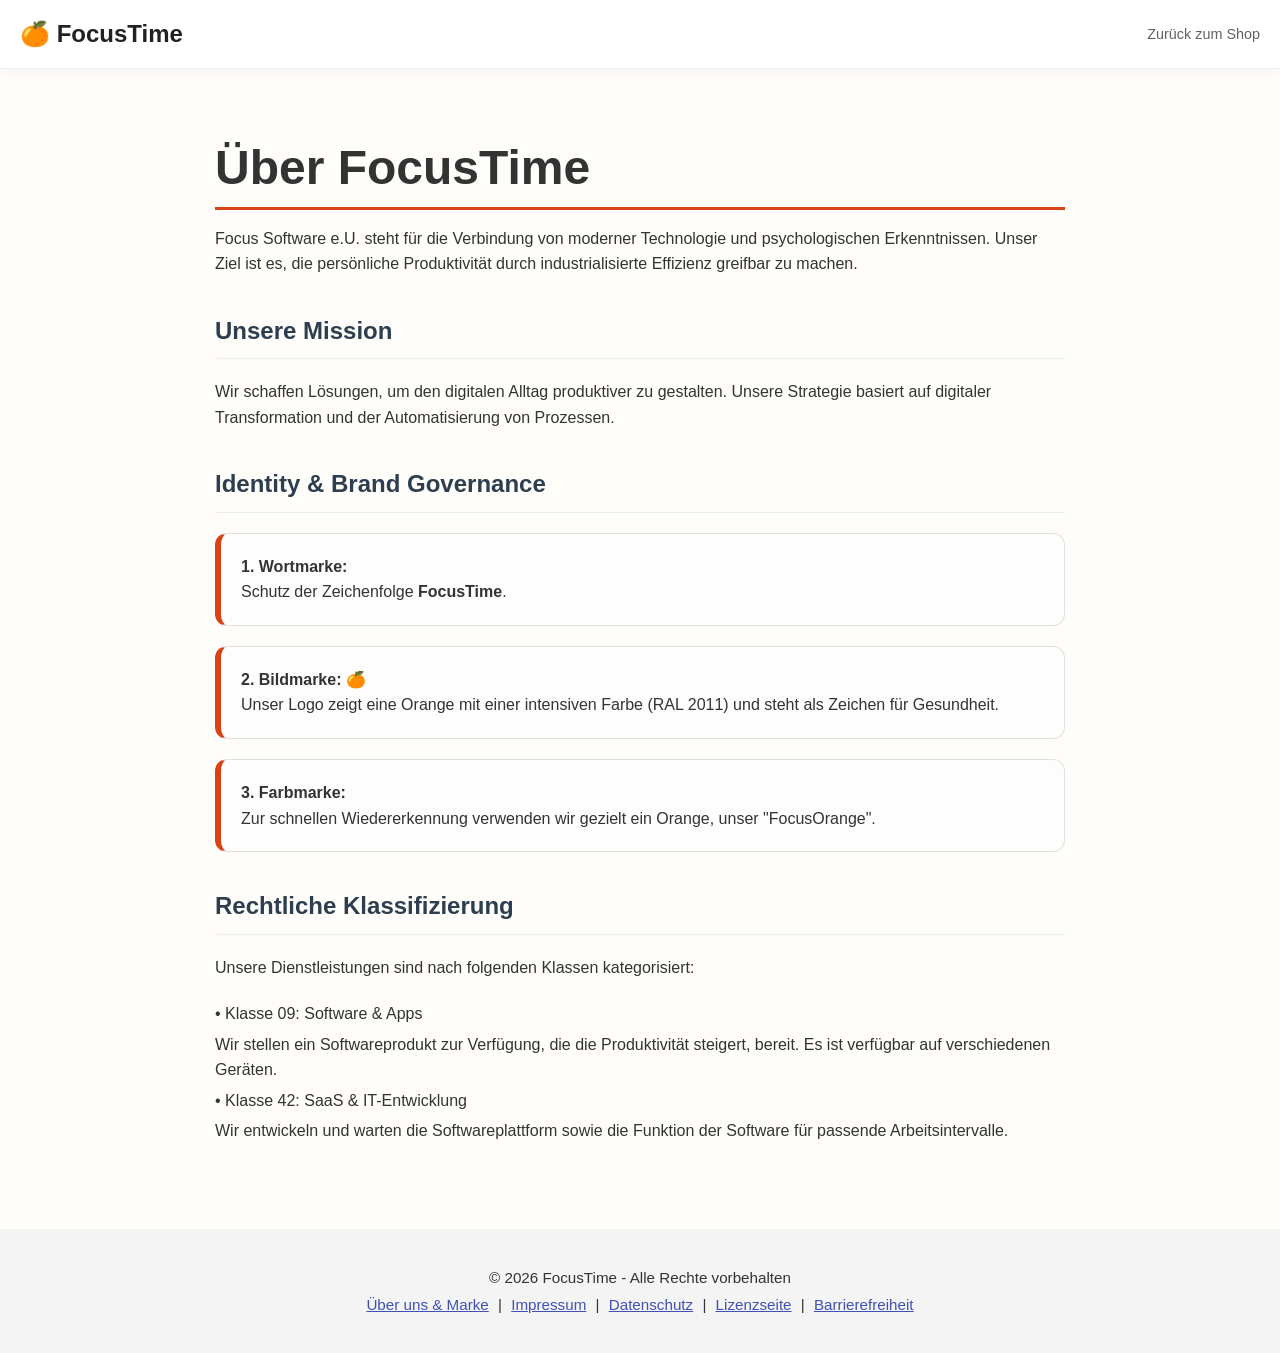
<file: about.html>
<!DOCTYPE html>
<html lang="de">
<head>
    <meta charset="UTF-8">
    <meta name="viewport" content="width=device-width, initial-scale=1.0">
    <title>Über uns - FocusTime</title>
    <link rel="stylesheet" href="style.css">
    <style>
        :root {
            --primary-orange: #d84315;
            --text-gray: #616161;
        }
        .about-container { max-width: 850px; margin: 40px auto; padding: 20px; line-height: 1.6; color: #333; font-family: sans-serif; }

        h1 { border-bottom: 3px solid var(--primary-orange); padding-bottom: 10px; }
        h2 { color: #2c3e50; margin-top: 35px; border-bottom: 1px solid #eee; padding-bottom: 8px; }

        .feature-box {
            background: #fdfdfd;
            padding: 20px;
            border-radius: 12px;
            margin: 20px 0;
            border: 1px solid #e0e0e0;
            border-left: 6px solid var(--primary-orange);
        }

        .nizza-list {
            list-style: none;
            padding: 0;
            margin: 15px 0;
        }

        .nizza-list li {
            padding: 5px 0;
            font-weight: 500;
        }

        /* FOOTER DESIGN NACH SCREENSHOT */
        footer {
            background: #f4f4f4;
            padding: 40px;
            text-align: center;
            margin-top: 50px;
            color: #333;
            font-size: 0.95rem;
        }

        .footer-links {
            margin-top: 10px;
        }

        .footer-links a {
            color: #3f51b5;
            text-decoration: underline;
            margin: 0 5px;
        }

        .footer-links span {
            color: #333;
        }
    </style>
</head>
<body>

<header style="padding: 20px; background: #fff; display: flex; justify-content: space-between; align-items: center; border-bottom: 1px solid #eee;">
    <div style="font-weight: bold; font-size: 1.5rem;">🍊 FocusTime</div>
    <nav>
        <a href="index.html" style="text-decoration: none; color: var(--text-gray); font-size: 0.9rem;">Zurück zum Shop</a>
    </nav>
</header>

<main class="about-container">
    <h1>Über FocusTime</h1>
    <p>Focus Software e.U. steht für die Verbindung von moderner Technologie und psychologischen Erkenntnissen. Unser Ziel ist es, die persönliche Produktivität durch industrialisierte Effizienz greifbar zu machen.</p>

    <h2>Unsere Mission</h2>
    <p>Wir schaffen Lösungen, um den digitalen Alltag produktiver zu gestalten. Unsere Strategie basiert auf digitaler Transformation und der Automatisierung von Prozessen.</p>

    <h2>Identity & Brand Governance</h2>
    <div class="feature-box">
        <strong>1. Wortmarke:</strong><br>
        Schutz der Zeichenfolge <strong>FocusTime</strong>.
    </div>

    <div class="feature-box">
        <strong>2. Bildmarke: 🍊</strong><br>
        Unser Logo zeigt eine Orange mit einer intensiven Farbe (RAL 2011) und steht als Zeichen für Gesundheit.
    </div>

    <div class="feature-box">
        <strong>3. Farbmarke:</strong><br>
        Zur schnellen Wiedererkennung verwenden wir gezielt ein Orange, unser "FocusOrange".
    </div>

    <h2>Rechtliche Klassifizierung</h2>
    <p>Unsere Dienstleistungen sind nach folgenden Klassen kategorisiert:</p>
    <ul class="nizza-list">
        <li>• Klasse 09: Software & Apps</li>
        <a>Wir stellen ein Softwareprodukt zur Verfügung, die die Produktivität steigert, bereit. Es ist verfügbar auf verschiedenen Geräten. </a>
        <li>• Klasse 42: SaaS & IT-Entwicklung</li>
        <a>Wir entwickeln und warten die Softwareplattform sowie die Funktion der Software für passende Arbeitsintervalle.</a>
    </ul>
</main>

<footer>
    <div>© 2026 FocusTime - Alle Rechte vorbehalten</div>
    <div class="footer-links">
        <a href="about.html">Über uns & Marke</a> <span>|</span>
        <a href="impressum.html">Impressum</a> <span>|</span>
        <a href="privacy.html">Datenschutz</a> <span>|</span>
        <a href="lizenz.html">Lizenzseite</a> <span>|</span>
        <a href="barriere.html">Barrierefreiheit</a>
    </div>
</footer>

</body>
</html>
</file>
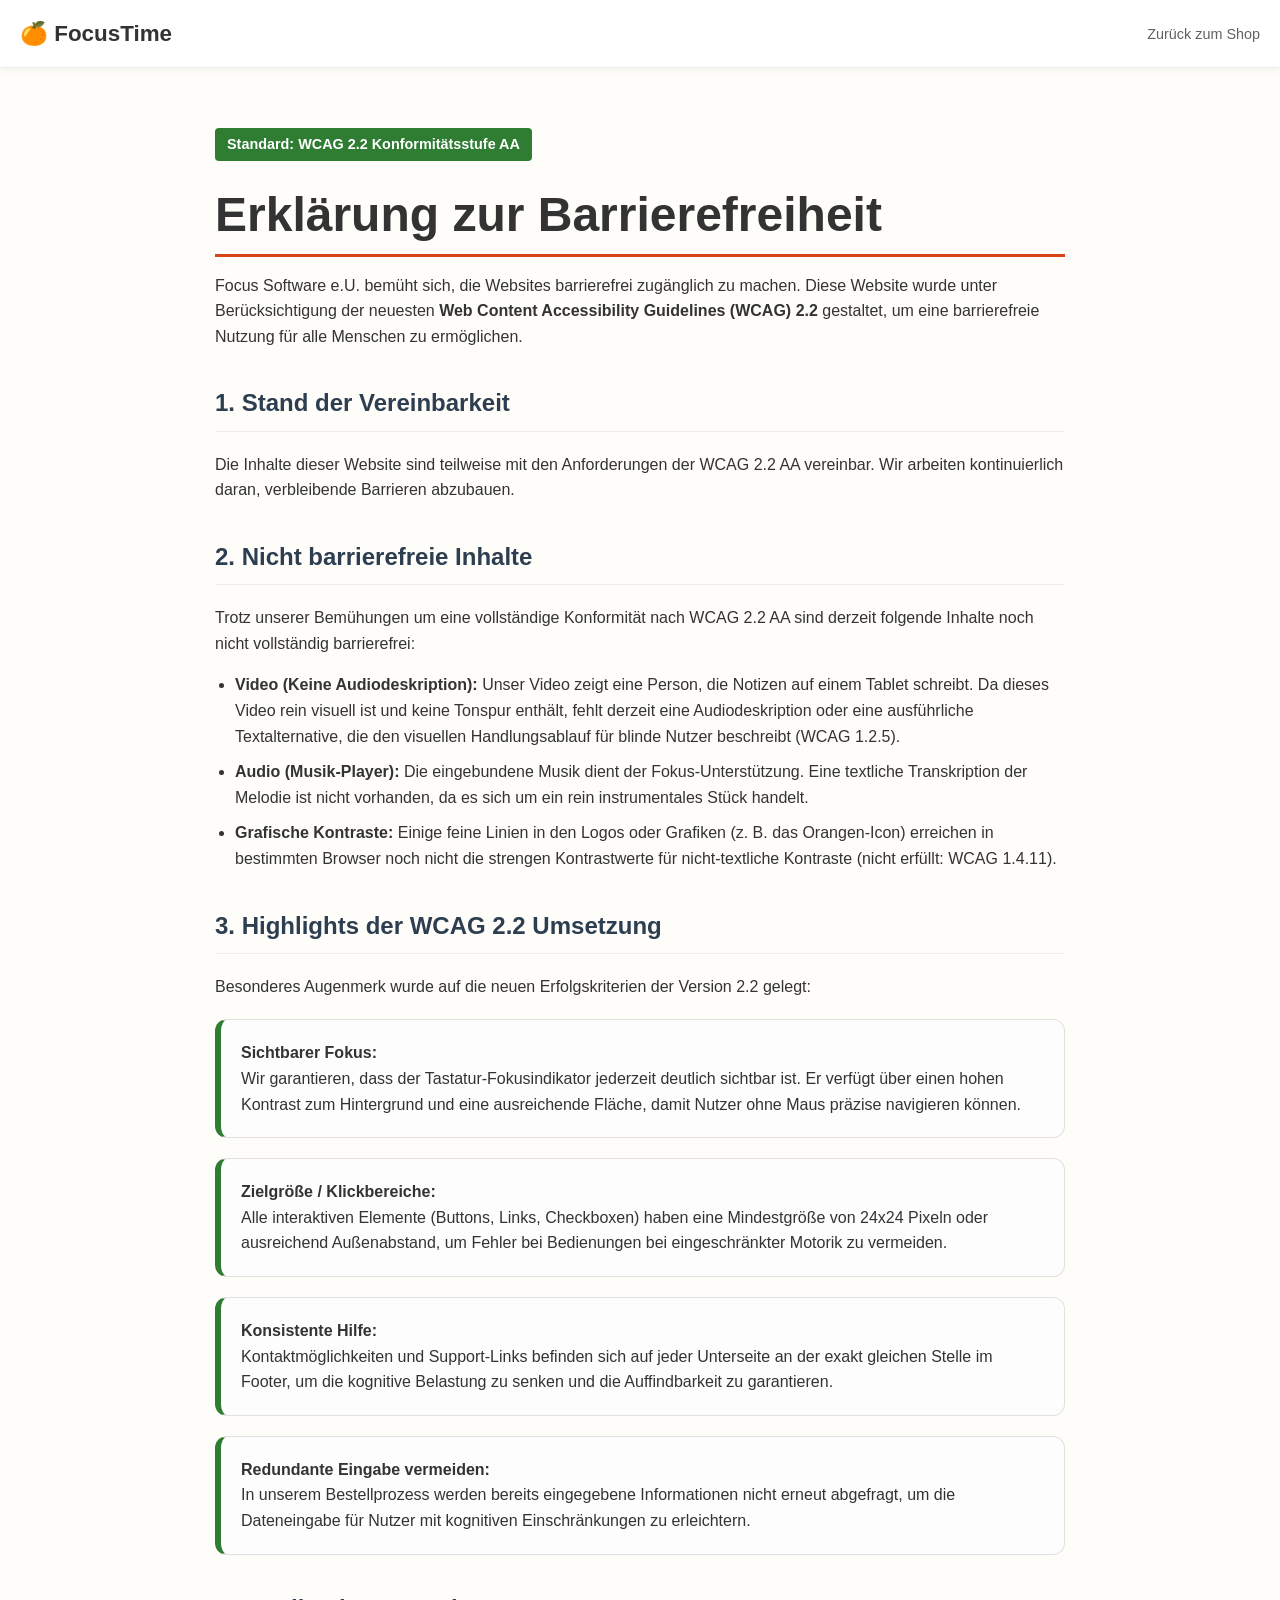
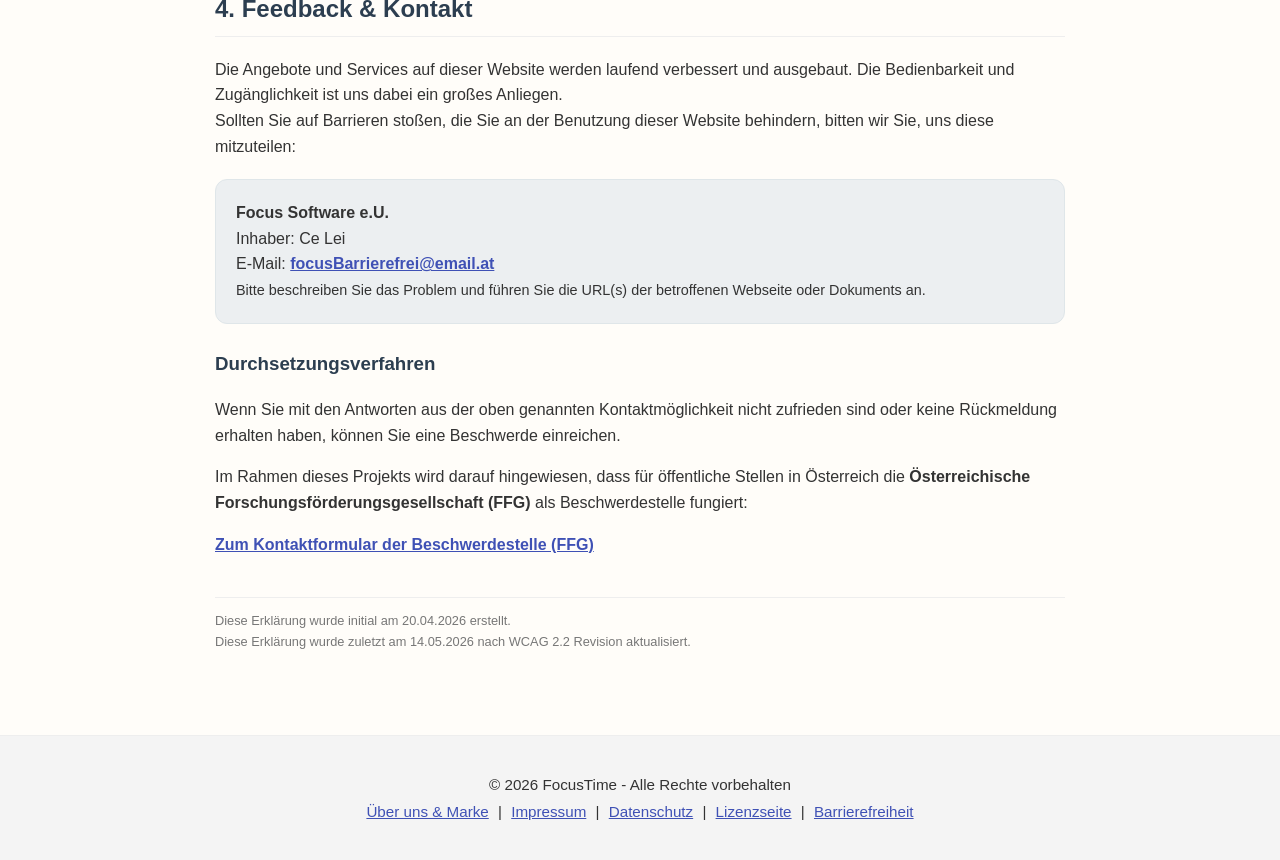
<file: barriere.html>
<!DOCTYPE html>
<html lang="de">
<head>
    <meta charset="UTF-8">
    <meta name="viewport" content="width=device-width, initial-scale=1.0">
    <title>Barrierefreiheit (WCAG 2.2) - FocusTime</title>
    <link rel="stylesheet" href="style.css">
    <style>
        :root {
            --primary-orange: #d84315;
            --dark-blue: #2c3e50;
            --text-gray: #616161;
        }

        body { font-family: 'Segoe UI', sans-serif; color: #333; margin: 0; background-color: #fffdf9; }

        .accessibility-container { max-width: 850px; margin: 40px auto; padding: 20px; line-height: 1.6; }

        h1 { border-bottom: 3px solid var(--primary-orange); padding-bottom: 10px; color: #333; }
        h2 { color: var(--dark-blue); margin-top: 35px; border-bottom: 1px solid #eee; padding-bottom: 8px; }
        h3 { color: var(--dark-blue); margin-top: 25px; }

        .wcag-badge { background: #2e7d32; color: white; padding: 5px 12px; border-radius: 4px; font-weight: bold; font-size: 0.9rem; display: inline-block; margin-bottom: 15px; }

        .feature-box {
            background: #fdfdfd;
            padding: 20px;
            border-radius: 12px;
            margin: 20px 0;
            border: 1px solid #e0e0e0;
            border-left: 6px solid #2e7d32;
        }

        /* Footer Style nach Screenshot */
        footer {
            background: #f4f4f4;
            padding: 40px;
            text-align: center;
            margin-top: 50px;
            color: #333;
            font-size: 0.95rem;
            border-top: 1px solid #eee;
        }

        .footer-links {
            margin-top: 10px;
        }

        .footer-links a {
            color: #3f51b5;
            text-decoration: underline;
            margin: 0 5px;
        }

        .footer-links span {
            color: #333;
        }

        header nav a {
            text-decoration: none;
            color: var(--text-gray);
            font-size: 0.9rem;
        }

        ul { padding-left: 20px; }
        li { margin-bottom: 10px; }
    </style>
</head>
<body>

<header style="padding: 20px; background: #fff; border-bottom: 1px solid #eee; display: flex; justify-content: space-between; align-items: center;">
    <div style="font-weight: bold; font-size: 1.4rem;">🍊 FocusTime</div>
    <nav>
        <a href="index.html" style="text-decoration: none; color: var(--text-gray); font-size: 0.9rem;">Zurück zum Shop</a>
    </nav>
</header>

<main class="accessibility-container">
    <span class="wcag-badge">Standard: WCAG 2.2 Konformitätsstufe AA</span>
    <h1>Erklärung zur Barrierefreiheit</h1>

    <p>Focus Software e.U. bemüht sich, die Websites barrierefrei zugänglich zu machen. Diese Website wurde unter Berücksichtigung der neuesten <strong>Web Content Accessibility Guidelines (WCAG) 2.2</strong> gestaltet, um eine barrierefreie Nutzung für alle Menschen zu ermöglichen.</p>

    <h2>1. Stand der Vereinbarkeit</h2>
    <p>Die Inhalte dieser Website sind teilweise mit den Anforderungen der WCAG 2.2 AA vereinbar. Wir arbeiten kontinuierlich daran, verbleibende Barrieren abzubauen.</p>

    <h2>2. Nicht barrierefreie Inhalte</h2>
    <p>Trotz unserer Bemühungen um eine vollständige Konformität nach WCAG 2.2 AA sind derzeit folgende Inhalte noch nicht vollständig barrierefrei:</p>
    <ul>
        <li>
            <strong>Video (Keine Audiodeskription):</strong>
            Unser Video zeigt eine Person, die Notizen auf einem Tablet schreibt. Da dieses Video rein visuell ist und keine Tonspur enthält, fehlt derzeit eine Audiodeskription oder eine ausführliche Textalternative, die den visuellen Handlungsablauf für blinde Nutzer beschreibt (WCAG 1.2.5).
        </li>
        <li>
            <strong>Audio (Musik-Player):</strong>
            Die eingebundene Musik dient der Fokus-Unterstützung. Eine textliche Transkription der Melodie ist nicht vorhanden, da es sich um ein rein instrumentales Stück handelt.
        </li>
        <li>
            <strong>Grafische Kontraste:</strong>
            Einige feine Linien in den Logos oder  Grafiken (z. B. das Orangen-Icon) erreichen in bestimmten Browser noch nicht die strengen Kontrastwerte für nicht-textliche Kontraste (nicht erfüllt: WCAG 1.4.11).
        </li>
    </ul>



    <h2>3. Highlights der WCAG 2.2 Umsetzung</h2>
    <p>Besonderes Augenmerk wurde auf die neuen Erfolgskriterien der Version 2.2 gelegt:</p>

    <div class="feature-box">
        <strong>Sichtbarer Fokus:</strong><br>
        Wir garantieren, dass der Tastatur-Fokusindikator jederzeit deutlich sichtbar ist. Er verfügt über einen hohen Kontrast zum Hintergrund und eine ausreichende Fläche, damit Nutzer ohne Maus präzise navigieren können.
    </div>

    <div class="feature-box">
        <strong>Zielgröße / Klickbereiche:</strong><br>
        Alle interaktiven Elemente (Buttons, Links, Checkboxen) haben eine Mindestgröße von 24x24 Pixeln oder ausreichend Außenabstand, um Fehler bei Bedienungen bei eingeschränkter Motorik zu vermeiden.
    </div>

    <div class="feature-box">
        <strong>Konsistente Hilfe:</strong><br>
        Kontaktmöglichkeiten und Support-Links befinden sich auf jeder Unterseite an der exakt gleichen Stelle im Footer, um die kognitive Belastung zu senken und die Auffindbarkeit zu garantieren.
    </div>

    <div class="feature-box">
        <strong>Redundante Eingabe vermeiden:</strong><br>
        In unserem Bestellprozess werden bereits eingegebene Informationen nicht erneut abgefragt, um die Dateneingabe für Nutzer mit kognitiven Einschränkungen zu erleichtern.
    </div>

    <h2>4. Feedback & Kontakt</h2>
    <p>Die Angebote und Services auf dieser Website werden laufend verbessert und ausgebaut. Die Bedienbarkeit und Zugänglichkeit ist uns dabei ein großes Anliegen.
        <br>Sollten Sie auf Barrieren stoßen, die Sie an der Benutzung dieser Website behindern, bitten wir Sie, uns diese mitzuteilen:</p>

    <div style="background: #eceff1; padding: 20px; border-radius: 12px; margin: 20px 0; border: 1px solid #dfe6e9;">
        <strong>Focus Software e.U.</strong><br>
        Inhaber: Ce Lei<br>
        E-Mail: <a href="mailto:focus12419313@email.at" style="color: #3f51b5; font-weight: bold;">focusBarrierefrei@email.at</a>
        <br><span style="font-size: 0.9rem;">Bitte beschreiben Sie das Problem und führen Sie die URL(s) der betroffenen Webseite oder Dokuments an.</span>
    </div>

    <h3>Durchsetzungsverfahren</h3>
    <p>
        Wenn Sie mit den Antworten aus der oben genannten Kontaktmöglichkeit nicht zufrieden sind oder keine Rückmeldung erhalten haben, können Sie eine Beschwerde einreichen.
    </p>
    <p>
        Im Rahmen dieses Projekts wird darauf hingewiesen, dass für öffentliche Stellen in Österreich die <strong>Österreichische Forschungsförderungsgesellschaft (FFG)</strong> als Beschwerdestelle fungiert:
    </p>
    <p>
        <a href="https://www.ffg.at/form/kontaktformular-beschwerdestelle" target="_blank" style="color: #3f51b5; font-weight: bold; text-decoration: underline;">
            Zum Kontaktformular der Beschwerdestelle (FFG)
        </a>
    </p>

    <hr style="margin-top: 40px; border: 0; border-top: 1px solid #eee;">
    <p style="font-size: 0.8rem; color: #777;">Diese Erklärung wurde initial am 20.04.2026 erstellt.<br>Diese Erklärung wurde zuletzt am 14.05.2026 nach WCAG 2.2 Revision aktualisiert.</p>
</main>

<footer>
    <div>© 2026 FocusTime - Alle Rechte vorbehalten</div>
    <div class="footer-links">
        <a href="about.html">Über uns & Marke</a> <span>|</span>
        <a href="impressum.html">Impressum</a> <span>|</span>
        <a href="privacy.html">Datenschutz</a> <span>|</span>
        <a href="lizenz.html">Lizenzseite</a> <span>|</span>
        <a href="barriere.html">Barrierefreiheit</a>
    </div>
</footer>

</body>
</html>
</file>
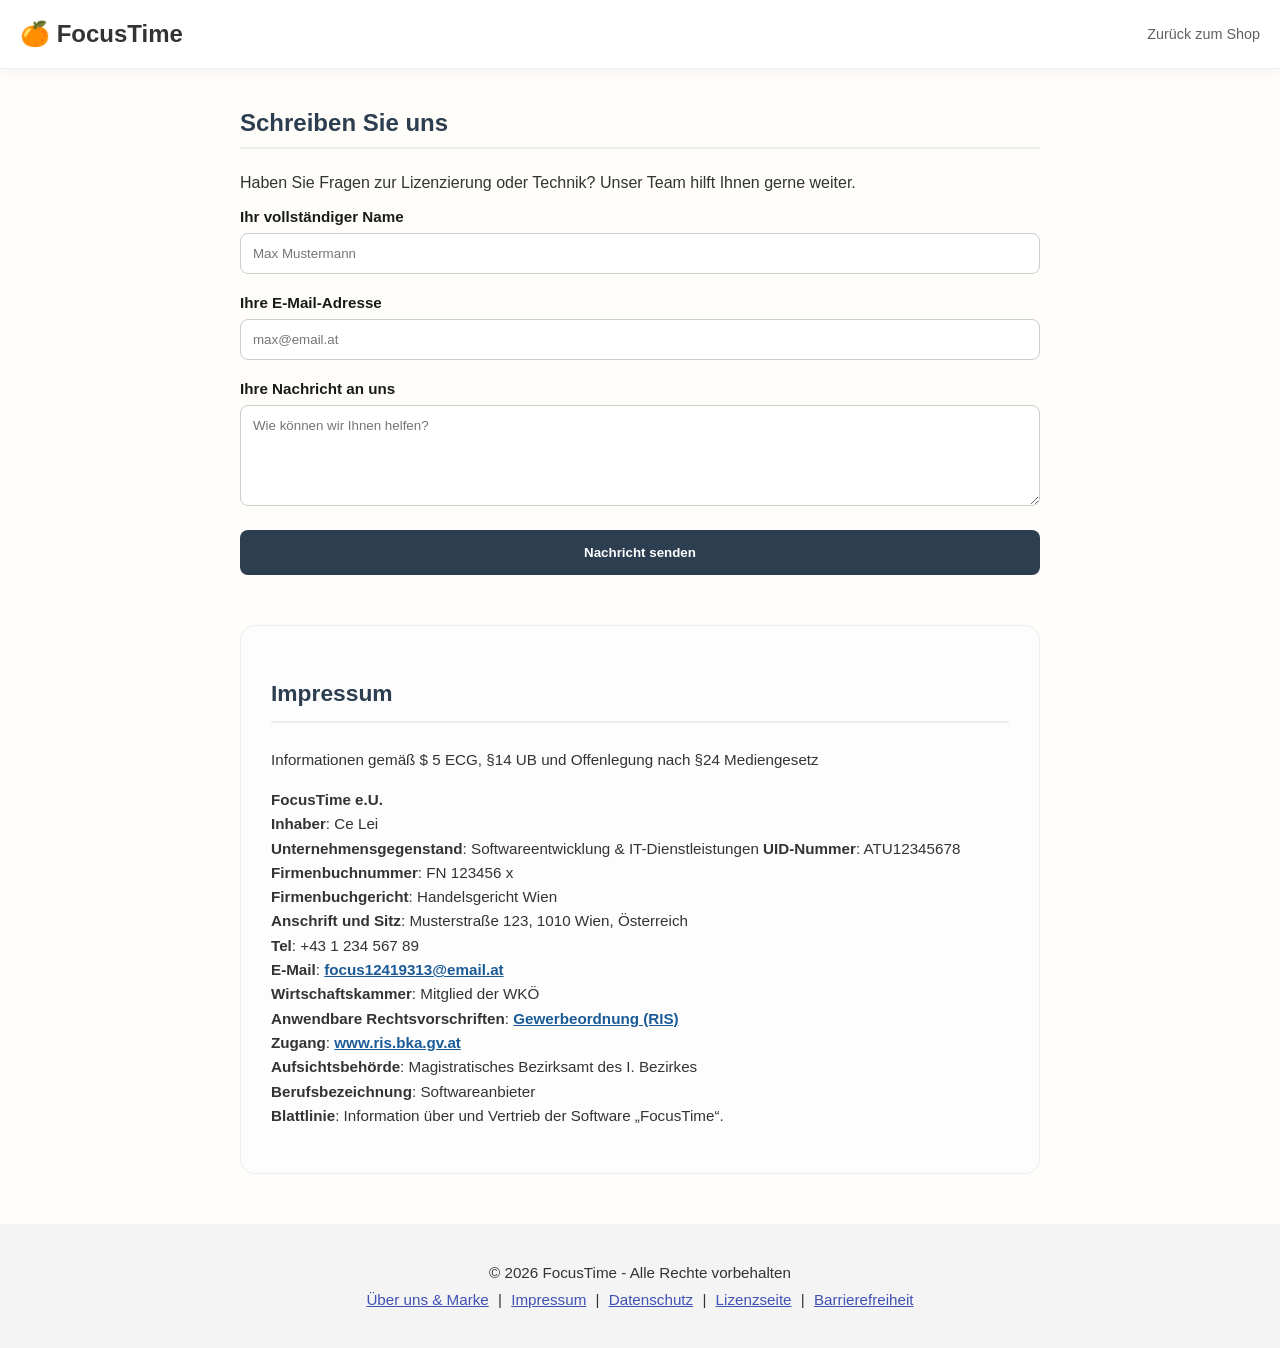
<file: impressum.html>
<!DOCTYPE html>
<html lang="de">
<head>
    <meta charset="UTF-8">
    <meta name="viewport" content="width=device-width, initial-scale=1.0">
    <title>Kontakt & Impressum - FocusTime</title>
    <link rel="stylesheet" href="style.css">
    <style>
        :root {
            --text-gray: #616161;
            --primary-orange: #ff5722;
            --dark-blue: #2c3e50;
        }

        body { font-family: 'Segoe UI', sans-serif; color: #333; margin: 0; background-color: #fffdf9; }

        .content-wrapper {
            max-width: 800px;
            margin: 40px auto;
            padding: 0 20px;
        }

        section {
            margin-bottom: 50px;
        }

        .contact-form label {
            display: block;
            font-weight: bold;
            margin-bottom: 8px;
            color: #1a1a1a;
            font-size: 0.95rem;
        }

        .contact-form input, .contact-form textarea {
            width: 100%;
            padding: 12px;
            margin-bottom: 20px;
            border: 1px solid #ccc;
            border-radius: 8px;
            font-family: inherit;
            box-sizing: border-box;
        }

        .impressum-box {
            background: #fdfdfd;
            padding: 30px;
            border-radius: 15px;
            border: 1px solid #eee;
            font-size: 0.95rem;
            line-height: 1.6;
        }

        h2 {
            color: var(--dark-blue);
            border-bottom: 2px solid #eee;
            padding-bottom: 10px;
            margin-bottom: 25px;
        }

        .legal-link {
            color: #1a5a96;
            text-decoration: underline;
            font-weight: 600;
        }

        header nav a {
            text-decoration: none;
            color: var(--text-gray);
            font-size: 0.9rem;
        }

        .btn-submit {
            background: var(--dark-blue);
            color: white;
            border: none;
            padding: 15px 30px;
            border-radius: 8px;
            font-weight: bold;
            cursor: pointer;
            width: 100%;
        }

        /* NEUER FOOTER DESIGN */
        footer {
            background: #f4f4f4;
            padding: 40px;
            text-align: center;
            margin-top: 50px;
            color: #333;
            font-size: 0.95rem;
        }

        .footer-links {
            margin-top: 10px;
        }

        .footer-links a {
            color: #3f51b5;
            text-decoration: underline;
            margin: 0 5px;
        }

        .footer-links span {
            color: #333;
        }
    </style>
</head>
<body>

<header style="padding: 20px; background: #fff; display: flex; justify-content: space-between; align-items: center; border-bottom: 1px solid #eee;">
    <div style="font-weight: bold; font-size: 1.5rem;">🍊 FocusTime</div>
    <nav>
        <a href="index.html" style="text-decoration: none; color: #616161; font-size: 0.9rem;">Zurück zum Shop</a>
    </nav>
</header>

<main class="content-wrapper">
    <section class="contact-form">
        <h2>Schreiben Sie uns</h2>
        <p>Haben Sie Fragen zur Lizenzierung oder Technik? Unser Team hilft Ihnen gerne weiter.</p>

        <form action="#">
            <label for="name">Ihr vollständiger Name</label>
            <input type="text" id="name" name="name" placeholder="Max Mustermann" required>

            <label for="email">Ihre E-Mail-Adresse</label>
            <input type="email" id="email" name="email" placeholder="max@email.at" required>

            <label for="message">Ihre Nachricht an uns</label>
            <textarea id="message" name="message" rows="5" placeholder="Wie können wir Ihnen helfen?" required></textarea>

            <button type="submit" class="btn-submit">Nachricht senden</button>
        </form>
    </section>

    <section class="impressum-box">
        <h2>Impressum</h2>
        <p>Informationen gemäß $ 5 ECG, §14 UB und Offenlegung nach §24 Mediengesetz</p>
        <p><strong>FocusTime e.U.</strong><br>
            <strong>Inhaber</strong>: Ce Lei<br>
            <strong>Unternehmensgegenstand</strong>: Softwareentwicklung & IT-Dienstleistungen
        <strong>UID-Nummer</strong>: ATU12345678<br>
        <strong>Firmenbuchnummer</strong>: FN 123456 x<br>
        <strong>Firmenbuchgericht</strong>: Handelsgericht Wien<br>
        <strong>Anschrift und Sitz</strong>: Musterstraße 123, 1010 Wien, Österreich <br>
        <strong>Tel</strong>: +43 1 234 567 89<br>
        <strong>E-Mail</strong>: <a href="mailto:focus12419313@email.at" class="legal-link">focus12419313@email.at</a><br>
        <strong>Wirtschaftskammer</strong>: Mitglied der WKÖ <br>
        <strong>Anwendbare Rechtsvorschriften</strong>: <a href="https://www.ris.bka.gv.at" target="_blank" class="legal-link">Gewerbeordnung (RIS)</a><br>
        <strong>Zugang</strong>: <a href="https://www.ris.bka.gv.at" target="_blank" class="legal-link">www.ris.bka.gv.at</a><br>
        <strong>Aufsichtsbehörde</strong>: Magistratisches Bezirksamt des I. Bezirkes<br>
        <strong>Berufsbezeichnung</strong>: Softwareanbieter<br>
            <strong>Blattlinie</strong>: Information über und Vertrieb der Software „FocusTime“.</p>
    </section>
</main>

<footer>
    <div>© 2026 FocusTime - Alle Rechte vorbehalten</div>
    <div class="footer-links">
        <a href="about.html">Über uns & Marke</a> <span>|</span>
        <a href="impressum.html">Impressum</a> <span>|</span>
        <a href="privacy.html">Datenschutz</a> <span>|</span>
        <a href="lizenz.html">Lizenzseite</a> <span>|</span>
        <a href="barriere.html">Barrierefreiheit</a>
    </div>
</footer>

</body>
</html>
</file>
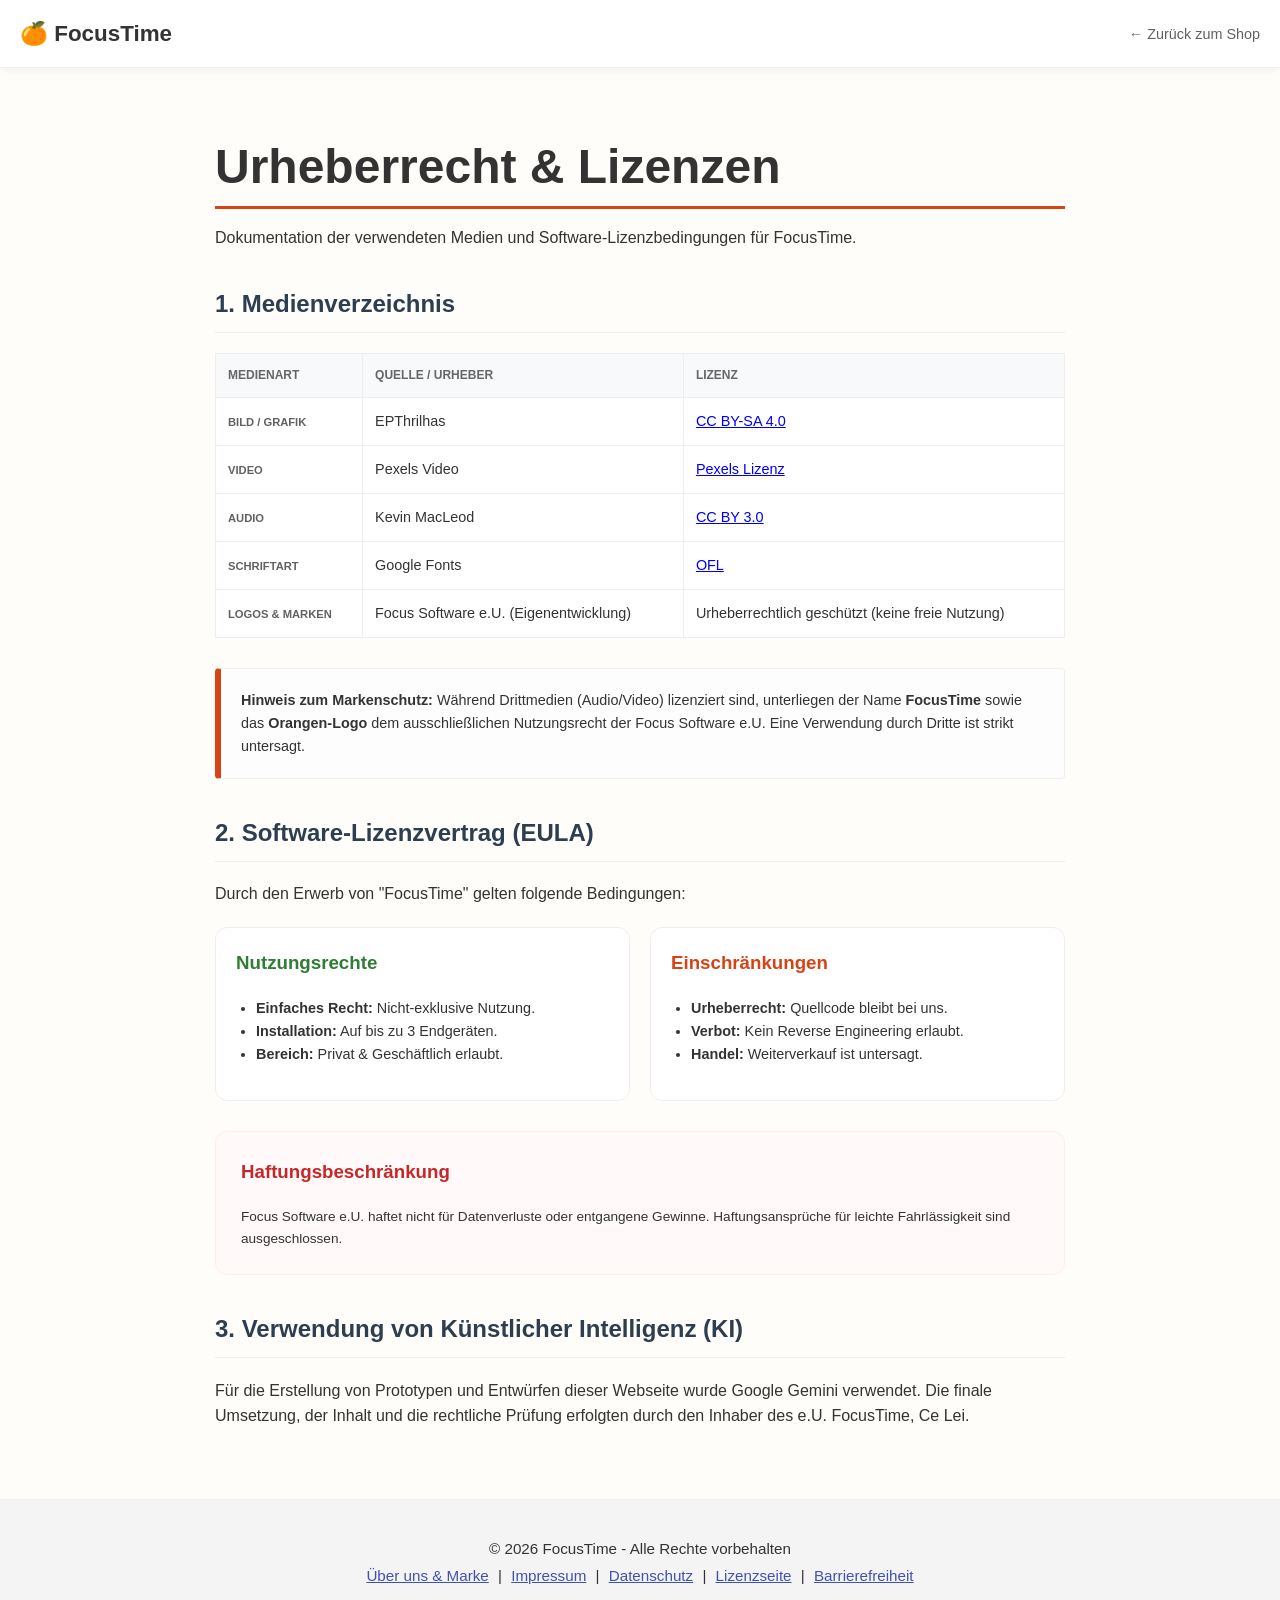
<file: lizenz.html>
<!DOCTYPE html>
<html lang="de">
<head>
    <meta charset="UTF-8">
    <meta name="viewport" content="width=device-width, initial-scale=1.0">
    <title>Lizenzen & Urheberrecht - FocusTime</title>
    <link rel="stylesheet" href="style.css">
    <style>
        :root {
            --primary-orange: #d84315; /* Barrierefreies Orange */
            --dark-blue: #2c3e50;
            --text-gray: #616161;
        }

        body { font-family: 'Segoe UI', sans-serif; color: #333; margin: 0; background-color: #fffdf9; }

        .license-container { max-width: 850px; margin: 40px auto; padding: 20px; line-height: 1.6; }

        h1 { border-bottom: 3px solid var(--primary-orange); padding-bottom: 10px; color: #333; }
        h2 { color: var(--dark-blue); margin-top: 35px; border-bottom: 1px solid #eee; padding-bottom: 8px; }

        table { width: 100%; border-collapse: collapse; margin-top: 20px; background: white; font-size: 0.9rem; }
        th, td { border: 1px solid #eee; padding: 12px; text-align: left; }
        th { background-color: #f8f9fa; text-transform: uppercase; font-size: 0.75rem; color: #666; }

        .type-label { font-weight: bold; color: var(--text-gray); text-transform: uppercase; font-size: 0.7rem; }

        .legal-note {
            margin-top: 30px;
            padding: 20px;
            background: #fdfdfd;
            border-left: 6px solid var(--primary-orange);
            border-radius: 4px;
            font-size: 0.9rem;
            border-top: 1px solid #eee;
            border-right: 1px solid #eee;
            border-bottom: 1px solid #eee;
        }

        .grid-section { display: grid; grid-template-columns: 1fr 1fr; gap: 20px; margin-top: 20px; }

        .rights-box {
            padding: 20px;
            border-radius: 12px;
            border: 1px solid #eee;
            background: #fff;
        }

        .liability-box {
            margin-top: 30px;
            padding: 25px;
            background: #fff9f9;
            border-radius: 12px;
            border: 1px solid #ffebee;
        }

        /* FOOTER DESIGN NACH SCREENSHOT */
        footer {
            background: #f4f4f4;
            padding: 40px;
            text-align: center;
            margin-top: 50px;
            color: #333;
            font-size: 0.95rem;
            border-top: 1px solid #eee;
        }

        .footer-links {
            margin-top: 10px;
        }

        .footer-links a {
            color: #3f51b5; /* Blau wie im Screenshot */
            text-decoration: underline;
            margin: 0 5px;
        }

        .footer-links span {
            color: #333;
        }
    </style>
</head>
<body>

<header style="padding: 20px; background: #fff; border-bottom: 1px solid #eee; display: flex; justify-content: space-between; align-items: center;">
    <div class="logo-area" style="font-weight: bold; font-size: 1.4rem;">🍊 FocusTime</div>
    <nav>
        <a href="index.html" style="text-decoration: none; color: var(--text-gray); font-size: 0.9rem;">← Zurück zum Shop</a>
    </nav>
</header>

<main class="license-container">
    <h1>Urheberrecht & Lizenzen</h1>
    <p>Dokumentation der verwendeten Medien und Software-Lizenzbedingungen für FocusTime.</p>

    <section>
        <h2>1. Medienverzeichnis</h2>
        <table>
            <thead>
            <tr>
                <th>Medienart</th>
                <th>Quelle / Urheber</th>
                <th>Lizenz</th>
            </tr>
            </thead>
            <tbody>
            <tr>
                <td><span class="type-label">Bild / Grafik</span></td>
                <td>EPThrilhas</td>
                <td><a href="https://commons.wikimedia.org/wiki/Category:CC-BY-4.0">CC BY-SA 4.0</a></td>
            </tr>
            <tr>
                <td><span class="type-label">Video</span></td>
                <td>Pexels Video</td>
                <td><a href="https://www.pexels.com/de-DE/lizenz/">Pexels Lizenz</a></td>
            </tr>
            <tr>
                <td><span class="type-label">Audio</span></td>
                <td>Kevin MacLeod</td>
                <td><a href="https://creativecommons.org/licenses/by/3.0/">CC BY 3.0</a></td>
            </tr>
            <tr>
                <td><span class="type-label">Schriftart</span></td>
                <td>Google Fonts</td>
                <td><a href="https://openfontlicense.org/">OFL</a></td>
            </tr>
            <tr>
                <td><span class="type-label">Logos & Marken</span></td>
                <td>Focus Software e.U. (Eigenentwicklung)</td>
                <td>Urheberrechtlich geschützt (keine freie Nutzung)</td>
            </tr>
            </tbody>
        </table>

        <div class="legal-note">
            <strong>Hinweis zum Markenschutz:</strong> Während Drittmedien (Audio/Video) lizenziert sind, unterliegen der Name <strong>FocusTime</strong> sowie das <strong>Orangen-Logo</strong> dem ausschließlichen Nutzungsrecht der Focus Software e.U. Eine Verwendung durch Dritte ist strikt untersagt.
        </div>
    </section>

    <section>
        <h2>2. Software-Lizenzvertrag (EULA)</h2>
        <p>Durch den Erwerb von "FocusTime" gelten folgende Bedingungen:</p>

        <div class="grid-section">
            <div class="rights-box">
                <h3 style="color: #2e7d32; margin-top: 0;">Nutzungsrechte</h3>
                <ul style="font-size: 0.9rem; padding-left: 20px;">
                    <li><strong>Einfaches Recht:</strong> Nicht-exklusive Nutzung.</li>
                    <li><strong>Installation:</strong> Auf bis zu 3 Endgeräten.</li>
                    <li><strong>Bereich:</strong> Privat & Geschäftlich erlaubt.</li>
                </ul>
            </div>

            <div class="rights-box">
                <h3 style="color: var(--primary-orange); margin-top: 0;">Einschränkungen</h3>
                <ul style="font-size: 0.9rem; padding-left: 20px;">
                    <li><strong>Urheberrecht:</strong> Quellcode bleibt bei uns.</li>
                    <li><strong>Verbot:</strong> Kein Reverse Engineering erlaubt.</li>
                    <li><strong>Handel:</strong> Weiterverkauf ist untersagt.</li>
                </ul>
            </div>
        </div>

        <div class="liability-box">
            <h3 style="color: #c62828; margin-top: 0;">Haftungsbeschränkung</h3>
            <p style="font-size: 0.85rem; margin-bottom: 0;">
                Focus Software e.U. haftet nicht für Datenverluste oder entgangene Gewinne. Haftungsansprüche für leichte Fahrlässigkeit sind ausgeschlossen.
            </p>
        </div>
    </section>
    <section>
        <h2>3. Verwendung von Künstlicher Intelligenz (KI)</h2>
        Für die Erstellung von Prototypen und Entwürfen dieser Webseite wurde Google Gemini verwendet. Die finale Umsetzung, der Inhalt und die rechtliche Prüfung erfolgten durch den Inhaber des e.U. FocusTime, Ce Lei.
    </section>
</main>

<footer>
    <div>© 2026 FocusTime - Alle Rechte vorbehalten</div>
    <div class="footer-links">
        <a href="about.html">Über uns & Marke</a> <span>|</span>
        <a href="impressum.html">Impressum</a> <span>|</span>
        <a href="privacy.html">Datenschutz</a> <span>|</span>
        <a href="lizenz.html">Lizenzseite</a> <span>|</span>
        <a href="barriere.html">Barrierefreiheit</a>
    </div>
</footer>

</body>
</html>
</file>
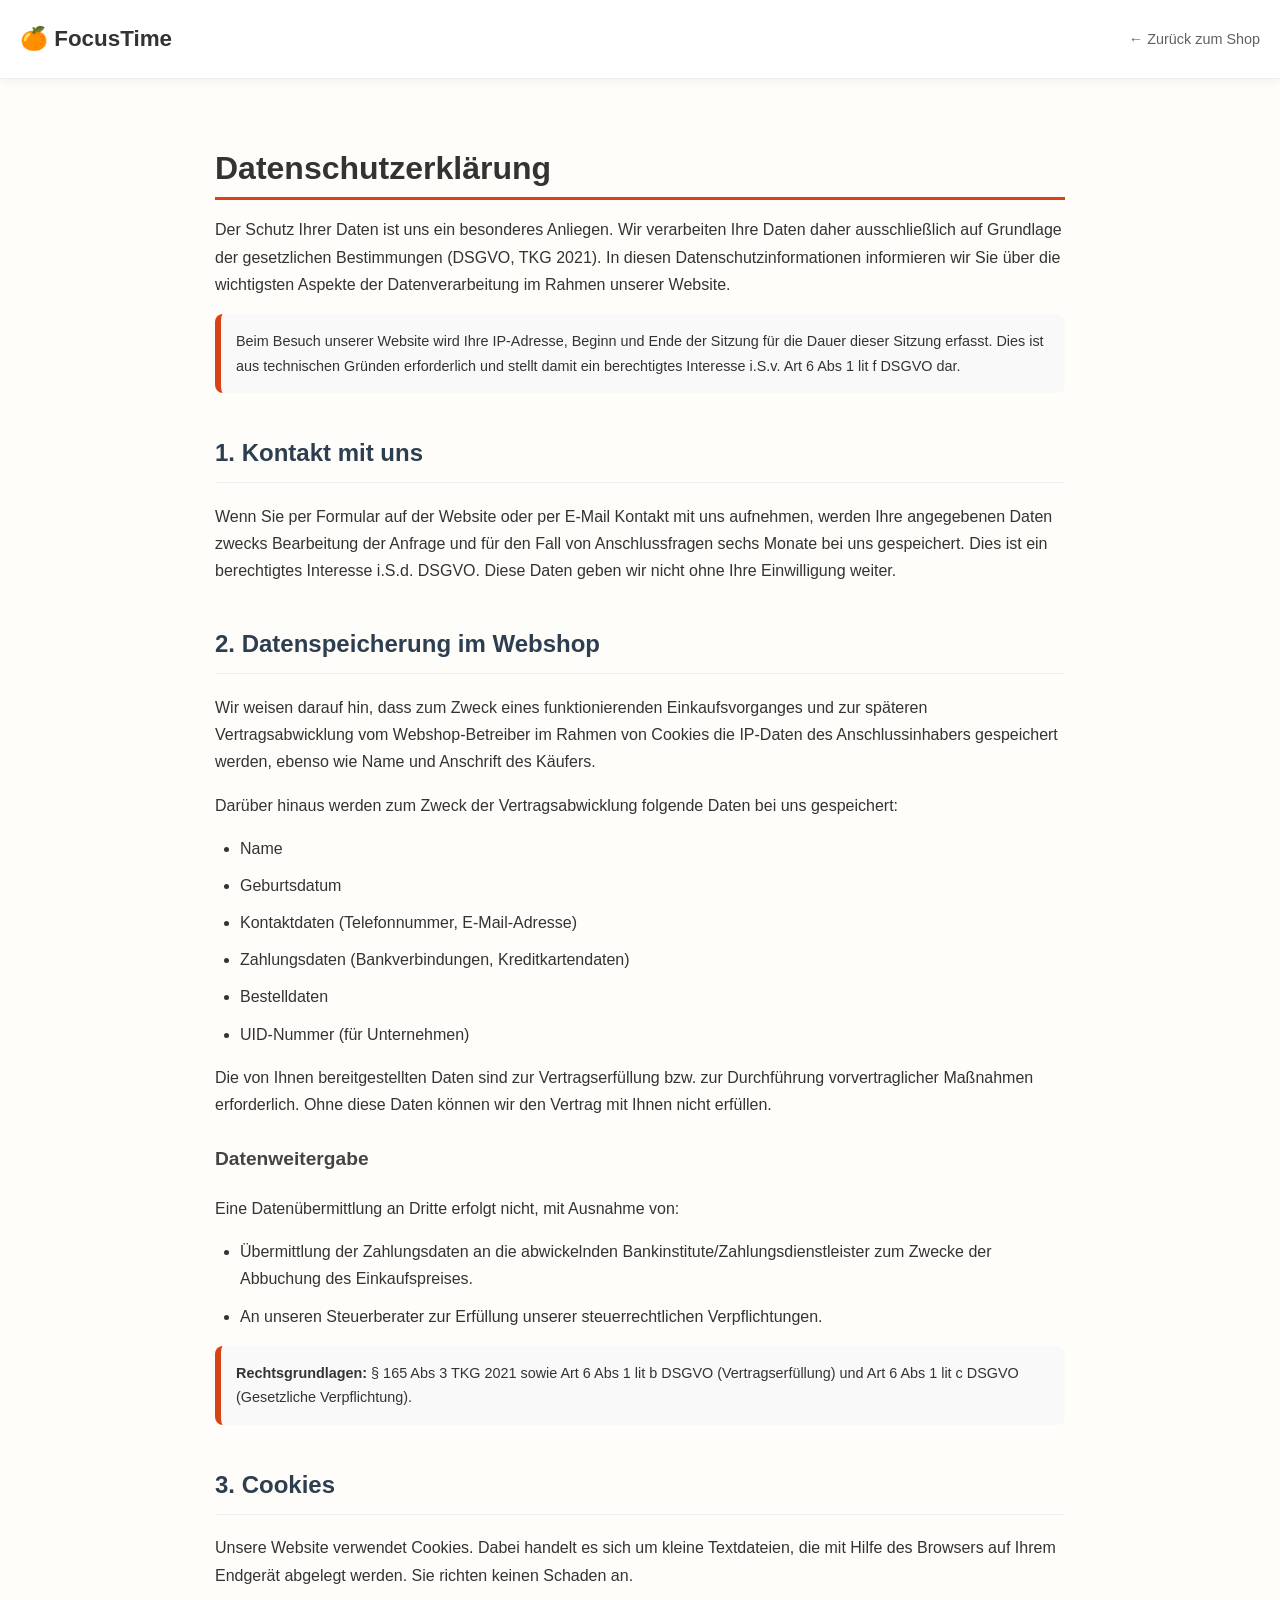
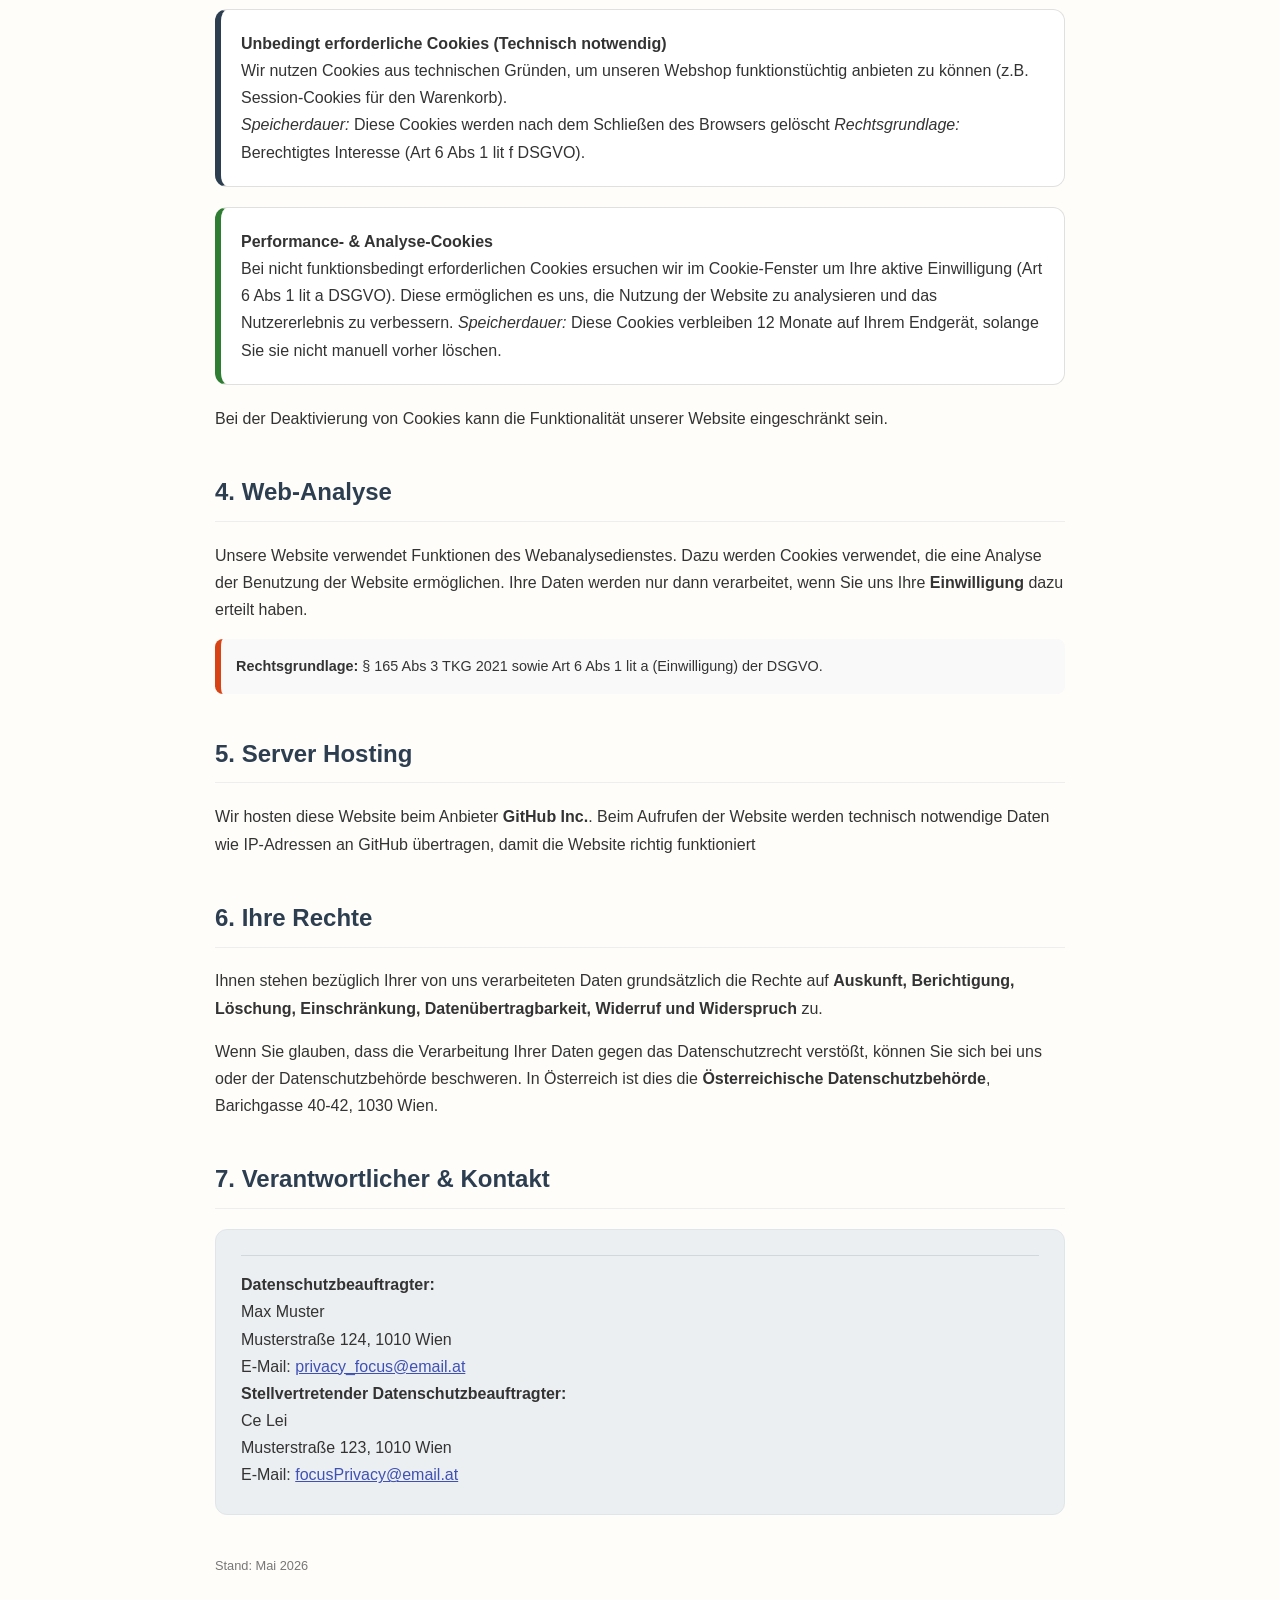
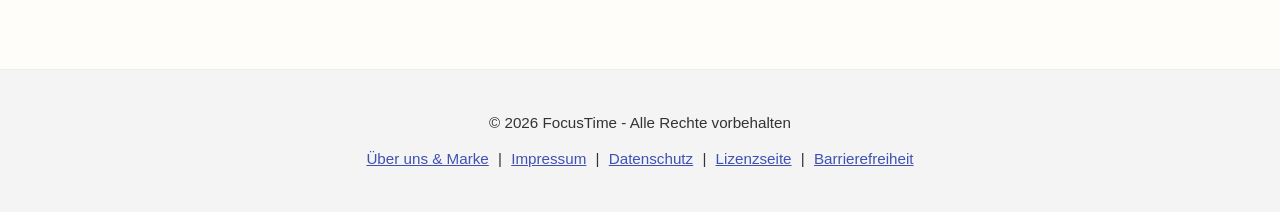
<file: privacy.html>
<!DOCTYPE html>
<html lang="de">
<head>
    <meta charset="UTF-8">
    <meta name="viewport" content="width=device-width, initial-scale=1.0">
    <title>Datenschutzerklärung - FocusTime</title>
    <link rel="stylesheet" href="style.css">
    <style>
        :root {
            --primary-orange: #d84315;
            --dark-blue: #2c3e50;
            --text-gray: #616161;
        }

        body { font-family: 'Segoe UI', Tahoma, sans-serif; color: #333; margin: 0; background-color: #fffdf9; line-height: 1.7; }

        .privacy-container { max-width: 850px; margin: 40px auto; padding: 20px; }

        h1 { border-bottom: 3px solid var(--primary-orange); padding-bottom: 10px; color: #333; font-size: 2rem; }
        h2 { color: var(--dark-blue); margin-top: 40px; border-bottom: 1px solid #eee; padding-bottom: 8px; font-size: 1.5rem; }
        h3 { font-size: 1.2rem; margin-top: 25px; color: #444; }

        .law-box {
            background: #f9f9f9;
            padding: 15px;
            border-radius: 8px;
            font-size: 0.9rem;
            margin: 15px 0;
            border-left: 6px solid var(--primary-orange);
        }

        .feature-box {
            background: #ffffff;
            padding: 20px;
            border-radius: 12px;
            margin: 20px 0;
            border: 1px solid #e0e0e0;
        }

        .contact-card {
            background: #eceff1;
            padding: 25px;
            border-radius: 12px;
            margin-top: 20px;
            border: 1px solid #dfe6e9;
        }

        ul { padding-left: 25px; }
        li { margin-bottom: 10px; }

        footer {
            background: #f4f4f4;
            padding: 40px;
            text-align: center;
            margin-top: 60px;
            color: #333;
            font-size: 0.95rem;
            border-top: 1px solid #eee;
        }

        .footer-links { margin-top: 10px; }
        .footer-links a { color: #3f51b5; text-decoration: underline; margin: 0 5px; }
        .footer-links span { color: #333; }

        header nav a { text-decoration: none; color: var(--text-gray); font-size: 0.9rem; }
    </style>
</head>
<body>

<header style="padding: 20px; background: #fff; border-bottom: 1px solid #eee; display: flex; justify-content: space-between; align-items: center;">
    <div style="font-weight: bold; font-size: 1.4rem;">🍊 FocusTime</div>
    <nav>
        <a href="index.html">← Zurück zum Shop</a>
    </nav>
</header>

<main class="privacy-container">
    <h1>Datenschutzerklärung</h1>
    <p>Der Schutz Ihrer Daten ist uns ein besonderes Anliegen. Wir verarbeiten Ihre Daten daher ausschließlich auf Grundlage der gesetzlichen Bestimmungen (DSGVO, TKG 2021). In diesen Datenschutzinformationen informieren wir Sie über die wichtigsten Aspekte der Datenverarbeitung im Rahmen unserer Website.</p>

    <div class="law-box">
        Beim Besuch unserer Website wird Ihre IP-Adresse, Beginn und Ende der Sitzung für die Dauer dieser Sitzung erfasst. Dies ist aus technischen Gründen erforderlich und stellt damit ein berechtigtes Interesse i.S.v. Art 6 Abs 1 lit f DSGVO dar.
    </div>

    <h2>1. Kontakt mit uns</h2>
    <p>Wenn Sie per Formular auf der Website oder per E-Mail Kontakt mit uns aufnehmen, werden Ihre angegebenen Daten zwecks Bearbeitung der Anfrage und für den Fall von Anschlussfragen sechs Monate bei uns gespeichert. Dies ist ein berechtigtes Interesse i.S.d. DSGVO. Diese Daten geben wir nicht ohne Ihre Einwilligung weiter.</p>

    <h2>2. Datenspeicherung im Webshop</h2>
    <p>Wir weisen darauf hin, dass zum Zweck eines funktionierenden Einkaufsvorganges und zur späteren Vertragsabwicklung vom Webshop-Betreiber im Rahmen von Cookies die IP-Daten des Anschlussinhabers gespeichert werden, ebenso wie Name und Anschrift des Käufers.</p>

    <p>Darüber hinaus werden zum Zweck der Vertragsabwicklung folgende Daten bei uns gespeichert:</p>
    <ul>
        <li>Name</li>
        <li>Geburtsdatum</li>
        <li>Kontaktdaten (Telefonnummer, E-Mail-Adresse)</li>
        <li>Zahlungsdaten (Bankverbindungen, Kreditkartendaten)</li>
        <li>Bestelldaten</li>
        <li>UID-Nummer (für Unternehmen)</li>
    </ul>

    <p>Die von Ihnen bereitgestellten Daten sind zur Vertragserfüllung bzw. zur Durchführung vorvertraglicher Maßnahmen erforderlich. Ohne diese Daten können wir den Vertrag mit Ihnen nicht erfüllen.</p>

    <h3>Datenweitergabe</h3>
    <p>Eine Datenübermittlung an Dritte erfolgt nicht, mit Ausnahme von:</p>
    <ul>
        <li>Übermittlung der Zahlungsdaten an die abwickelnden Bankinstitute/Zahlungsdienstleister zum Zwecke der Abbuchung des Einkaufspreises.</li>
        <li>An unseren Steuerberater zur Erfüllung unserer steuerrechtlichen Verpflichtungen.</li>
    </ul>

    <div class="law-box">
        <strong>Rechtsgrundlagen:</strong> § 165 Abs 3 TKG 2021 sowie Art 6 Abs 1 lit b DSGVO (Vertragserfüllung) und Art 6 Abs 1 lit c DSGVO (Gesetzliche Verpflichtung).
    </div>

    <h2>3. Cookies</h2>
    <p>Unsere Website verwendet Cookies. Dabei handelt es sich um kleine Textdateien, die mit Hilfe des Browsers auf Ihrem Endgerät abgelegt werden. Sie richten keinen Schaden an.</p>

    <div class="feature-box" style="border-left: 6px solid var(--dark-blue);">
        <strong>Unbedingt erforderliche Cookies (Technisch notwendig)</strong><br>
        Wir nutzen Cookies aus technischen Gründen, um unseren Webshop funktionstüchtig anbieten zu können (z.B. Session-Cookies für den Warenkorb).<br>
        <em>Speicherdauer:</em> Diese Cookies werden nach dem Schließen des Browsers gelöscht
        <em>Rechtsgrundlage:</em> Berechtigtes Interesse (Art 6 Abs 1 lit f DSGVO).
    </div>

    <div class="feature-box" style="border-left: 6px solid #2e7d32;">
        <strong>Performance- & Analyse-Cookies</strong><br>
        Bei nicht funktionsbedingt erforderlichen Cookies ersuchen wir im Cookie-Fenster um Ihre aktive Einwilligung (Art 6 Abs 1 lit a DSGVO). Diese ermöglichen es uns, die Nutzung der Website zu analysieren und das Nutzererlebnis zu verbessern.
        <em>Speicherdauer:</em> Diese Cookies verbleiben 12 Monate auf Ihrem Endgerät, solange Sie sie nicht manuell vorher löschen.
    </div>

    <p>Bei der Deaktivierung von Cookies kann die Funktionalität unserer Website eingeschränkt sein.</p>

    <h2>4. Web-Analyse</h2>
    <p>Unsere Website verwendet Funktionen des Webanalysedienstes. Dazu werden Cookies verwendet, die eine Analyse der Benutzung der Website ermöglichen. Ihre Daten werden nur dann verarbeitet, wenn Sie uns Ihre <strong>Einwilligung</strong> dazu erteilt haben.</p>
    <div class="law-box">
        <strong>Rechtsgrundlage:</strong> § 165 Abs 3 TKG 2021 sowie Art 6 Abs 1 lit a (Einwilligung) der DSGVO.
    </div>
    <h2>5. Server Hosting</h2>
    <p>Wir hosten diese Website beim Anbieter <strong>GitHub Inc.</strong>. Beim Aufrufen der Website werden technisch notwendige Daten wie IP-Adressen an GitHub übertragen, damit die Website richtig funktioniert</p>
    <h2>6. Ihre Rechte</h2>
    <p>Ihnen stehen bezüglich Ihrer von uns verarbeiteten Daten grundsätzlich die Rechte auf <strong>Auskunft, Berichtigung, Löschung, Einschränkung, Datenübertragbarkeit, Widerruf und Widerspruch</strong> zu.</p>
    <p>Wenn Sie glauben, dass die Verarbeitung Ihrer Daten gegen das Datenschutzrecht verstößt, können Sie sich bei uns oder der Datenschutzbehörde beschweren. In Österreich ist dies die <strong>Österreichische Datenschutzbehörde</strong>, Barichgasse 40-42, 1030 Wien.</p>

    <h2>7. Verantwortlicher & Kontakt</h2>
    <div class="contact-card">
            <div style="padding-top: 15px; border-top: 1px solid #cfd8dc;">
            <strong>Datenschutzbeauftragter:</strong><br>
            Max Muster<br>
            Musterstraße 124, 1010 Wien<br>
            E-Mail: <a href="mailto:focusPrivacy@email.at" style="color: #3f51b5;">privacy_focus@email.at</a><br>
            <strong>Stellvertretender Datenschutzbeauftragter:</strong><br>
            Ce Lei<br>
            Musterstraße 123, 1010 Wien<br>
            E-Mail: <a href="mailto:focusPrivacy@email.at" style="color: #3f51b5;">focusPrivacy@email.at</a>
        </div>
    </div>

    <p style="font-size: 0.8rem; color: #777; margin-top: 40px;">Stand: Mai 2026</p>
</main>

<footer>
    <div>© 2026 FocusTime - Alle Rechte vorbehalten</div>
    <div class="footer-links">
        <a href="about.html">Über uns & Marke</a> <span>|</span>
        <a href="impressum.html">Impressum</a> <span>|</span>
        <a href="privacy.html">Datenschutz</a> <span>|</span>
        <a href="lizenz.html">Lizenzseite</a> <span>|</span>
        <a href="barriere.html">Barrierefreiheit</a>
    </div>
</footer>

</body>
</html>
</file>
<file: style.css>
/* style.css */
:root {
    --primary-orange: #ff5722;
    --gradient-orange: linear-gradient(135deg, #ff9800, #ff5722);
    --text-dark: #212121;
    --text-gray: #616161;
    --bg-light: #fffdf9;
}

body {
    font-family: 'Segoe UI', sans-serif;
    margin: 0;
    background-color: var(--bg-light);
    color: var(--text-dark);
}

/* HEADER NAVIGATION */
header {
    background: white;
    padding: 15px 40px;
    display: flex;
    justify-content: space-between;
    align-items: center;
    box-shadow: 0 2px 10px rgba(0,0,0,0.05);
}

.logo-area { font-weight: bold; font-size: 1.2rem; display: flex; align-items: center; gap: 8px; }

nav ul { display: flex; gap: 20px; list-style: none; margin: 0; padding: 0; }
nav a { text-decoration: none; color: var(--text-gray); font-size: 0.9rem; }

.btn-header-buy {
    background: var(--gradient-orange);
    color: white; border: none; padding: 8px 18px; border-radius: 20px; cursor: pointer;
}

/* HERO BEREICH (Das Wichtigste für das Layout) */
.hero {
    display: flex; /* Macht Text und Bild nebeneinander */
    justify-content: center;
    align-items: center;
    padding: 60px 10%;
    gap: 50px;
}

.hero-text { flex: 1; max-width: 600px; }

h1 { font-size: 3rem; margin: 10px 0; line-height: 1.2; }
.highlight-red { color: #f44336; }

.rating-badge { color: #fbc02d; font-size: 0.9rem; margin-bottom: 10px; }

/* BUTTONS */
.cta-buttons { display: flex; gap: 15px; margin: 20px 0; }
.btn-main-buy { background: var(--gradient-orange); color: white; border: none; padding: 12px 25px; border-radius: 8px; font-weight: bold; cursor: pointer; }
.btn-demo { background: white; border: 1px solid #ccc; padding: 12px 25px; border-radius: 8px; cursor: pointer; }

/* LISTE */
.usp-list { list-style: none; padding: 0; }
.usp-list li::before { content: "• "; color: var(--text-dark); font-weight: bold; }

/* TIMER MOCKUP BOX */
.timer-mockup {
    background: white;
    padding: 30px;
    border-radius: 30px;
    border: 15px solid #ff7043; /* Der dicke orange Rand */
    box-shadow: 0 15px 40px rgba(0,0,0,0.1);
    text-align: center;
    width: 350px; /* Feste Breite damit er nicht zusammengedrückt wird */
    display: flex;
    flex-direction: column;
    align-items: center;
}

.orange-icon { font-size: 3rem; margin-bottom: 5px; }

.timer-display {
    font-size: 4.5rem;
    font-weight: 800;
    margin: 0;
    line-height: 1;
}

.timer-status {
    color: var(--text-gray);
    font-size: 1rem;
    margin: 10px 0 25px 0;
}

/* FORTSCHRITTSBALKEN */
.progress-bar {
    width: 100%;
    height: 12px;
    background: #eee;
    border-radius: 6px;
    margin-bottom: 30px;
    overflow: hidden; /* Damit der Fill nicht übersteht */
}

.progress-fill {
    width: 65%; /* Fortschritt wie im Bild */
    height: 100%;
    background: #f44336;
}

/* STATISTIKEN NEBENEINANDER (Flex-Row statt Column) */
.stats {
    display: flex;
    justify-content: space-between;
    width: 100%;
    border-top: 1px solid #eee;
    padding-top: 20px;
}

.stat-item {
    flex: 1; /* Alle Items gleich breit */
    text-align: center;
}

.stat-value {
    font-size: 1.5rem;
    margin: 0;
    padding: 0;
    color: #333;
    font-weight: bold;
}

.stat-label {
    margin: 0;
    font-size: 0.8rem;
    color: #555;
}
/* Cookie Banner Styling */
#cookie-banner {
    position: fixed;
    bottom: 20px;
    right: 20px;
    width: 320px;
    background: #ffffff;
    border: 1px solid #ddd;
    border-radius: 12px;
    box-shadow: 0 8px 24px rgba(0,0,0,0.15);
    padding: 20px;
    z-index: 10000;
    transition: transform 0.6s cubic-bezier(0.68, -0.55, 0.27, 1.55), opacity 0.5s;
    font-family: sans-serif;
}

#cookie-banner.slide-out {
    transform: translateX(120%); /* Schiebt den Banner nach rechts raus */
    opacity: 0;
}

.cookie-header {
    display: flex;
    align-items: center;
    gap: 10px;
    margin-bottom: 10px;
    font-weight: bold;
    color: var(--primary-orange);
}

.cookie-text {
    font-size: 0.85rem;
    color: #555;
    line-height: 1.4;
    margin-bottom: 15px;
}

.cookie-actions {
    display: flex;
    gap: 10px;
}

.btn-accept {
    background: var(--primary-orange);
    color: white;
    border: none;
    padding: 8px 15px;
    border-radius: 6px;
    cursor: pointer;
    font-size: 0.85rem;
    flex: 1;
}

.btn-hide {
    background: #f0f0f0;
    color: #444;
    border: none;
    padding: 8px 15px;
    border-radius: 6px;
    cursor: pointer;
    font-size: 0.85rem;
}
/* FOOTER */
footer { background: #f4f4f4; padding: 40px; text-align: center; margin-top: 50px; }
</file>
